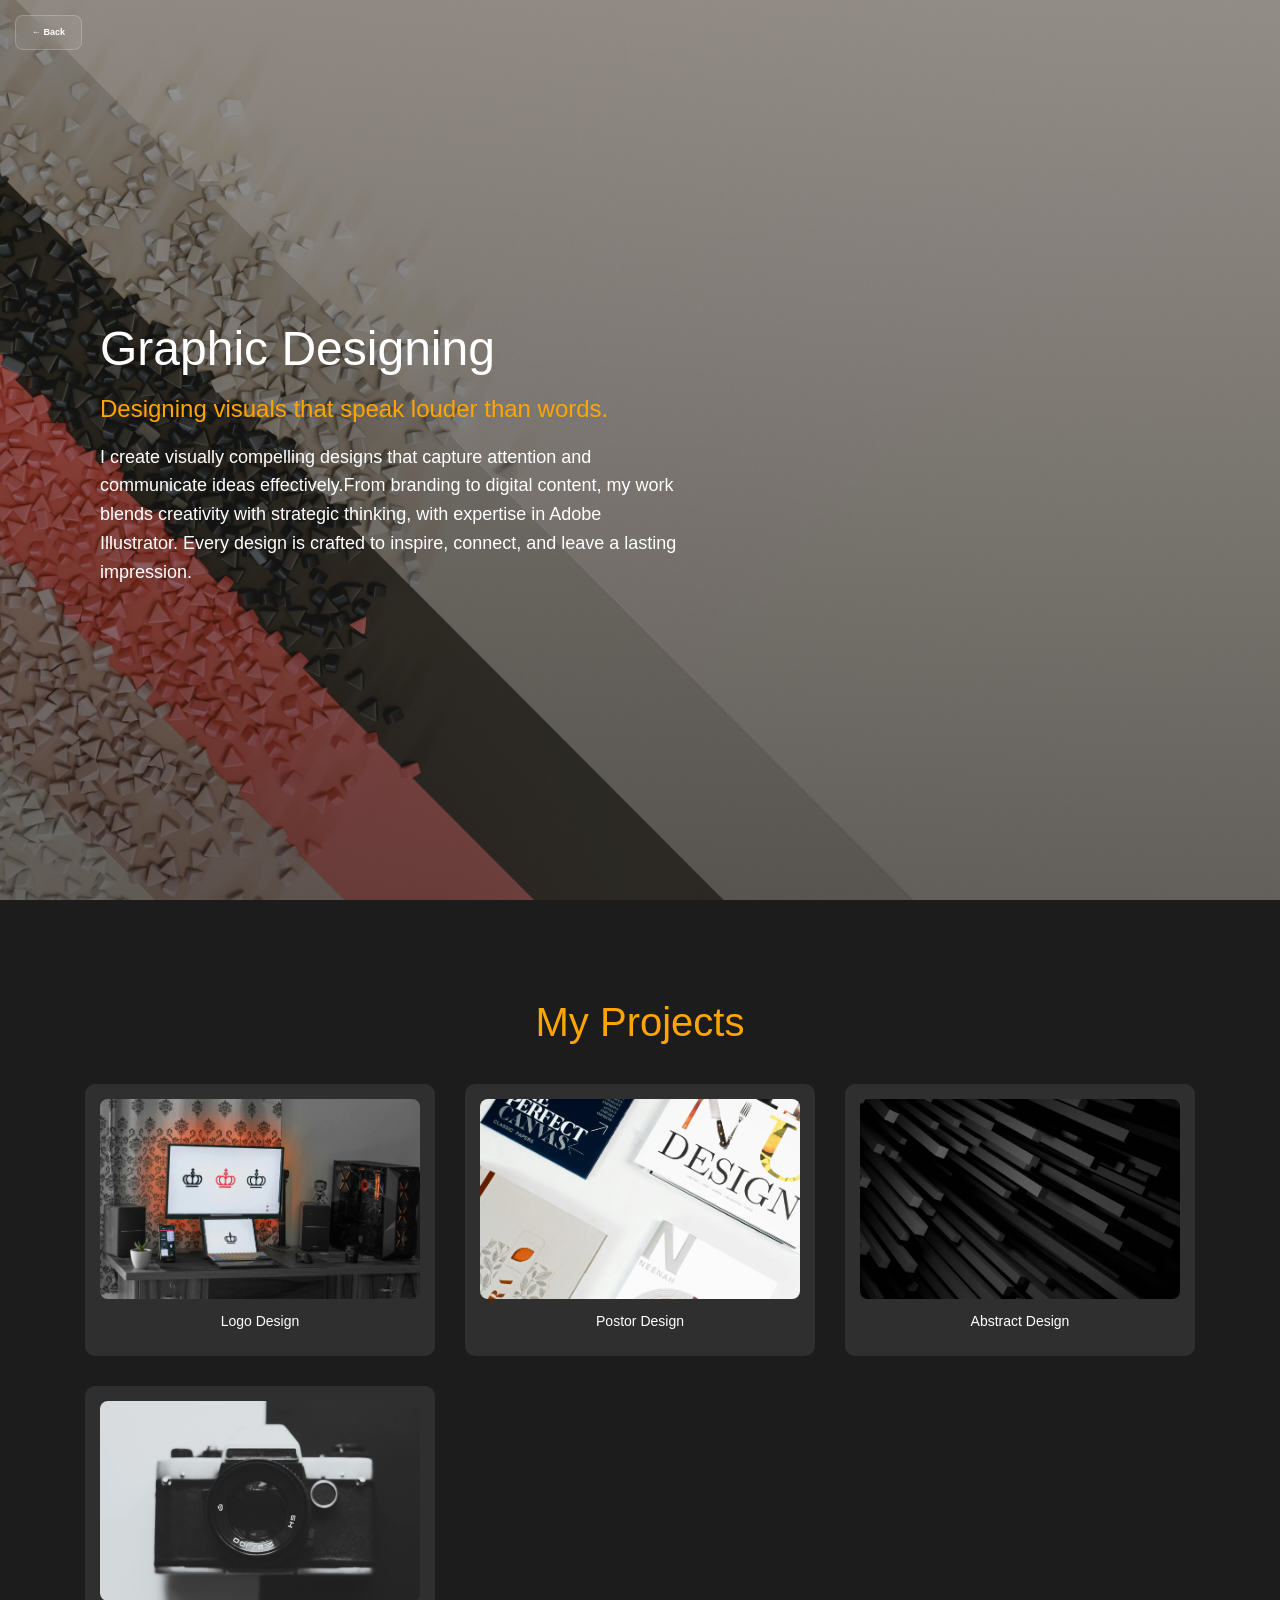
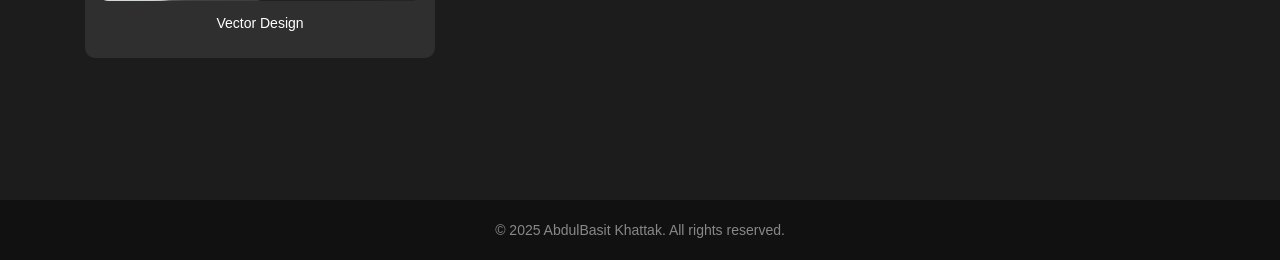
<file: graphic.html>
<!DOCTYPE html>
<html lang="en">
<head>
  <meta charset="UTF-8">
  <meta name="viewport" content="width=device-width, initial-scale=1">
   <link rel="stylesheet" href="https://codepen.io/GreenSock/pen/xxmzBrw.css">
    <link rel="stylesheet" href="css/style.css">
    <link rel="preconnect" href="https://fonts.googleapis.com">
    <link rel="stylesheet" href="fontawesome-free-6.7.1-web/css/all.css">
    <link rel="stylesheet" href="css/animate.css">
    <link rel="stylesheet" href="css/animate.min.css">
    <link rel="stylesheet" href="css/bootstrap.min.css">
    <link rel="stylesheet" href="css/bootstrap.css">
  <link rel="stylesheet" href="css/style.css">
  <title>Graphic Designing</title>
  <style>
    * {
      margin: 0;
      padding: 0;
      box-sizing: border-box;
    }
    body {
      font-family: Arial, sans-serif;
      background-color: #0e0e15;
      color: #ffffff;
      overflow-x: hidden;
    }
    section {
      padding: 80px 60px;
      min-height: 100vh;
    }


    


    /* Robotics Intro Section */
    .robotics-intro {
      display: flex;
      justify-content: space-between;
      align-items: center;
      background: linear-gradient(rgba(20, 20, 20, 0.315), rgba(24, 24, 24, 0.568)), url("css/images/gra\ card.webp") no-repeat center/cover;
      position: relative;
      flex-direction: row;
    }
    .robotics-text {
      flex: 1;
      max-width: 50%;
      margin-left: 40px;
    }
    .robotics-text h1 {
      font-size: 48px;
      color:white;
      margin-bottom: 20px;
    }
    .robotics-text h3 {
      color: orange;
    } 
    .robotics-text p {
      font-size: 18px;
      line-height: 1.6;
      margin-top: 20px;
    }
    .view-certs-btn {
      margin-top: 30px;
      padding: 12px 20px;
      background-color: orange;
      border: none;
      color: #fff;
      font-size: 16px;
      cursor: pointer;
      border-radius: 6px;
    }

    .certificates-container {
      display: none;
      position: absolute;
      top: 60%;
      left: 0;
      width: 100%;
      background-color: rgba(10, 10, 10, 0.527);
      padding: 40px;
      z-index: 10;
    }
    .certificates-container img {
      width: 400px;
      margin-right: 20px;
      border-radius: 8px;
    }
    .certificates-row {
      display: flex;
      justify-content: center;
      align-items: center;
    }
    .close-btn {
      position: absolute;
      top: 10px;
      right: 30px;
      font-size: 50px;
      color: orange;
      cursor: pointer;
    }

    /* Projects Section */
    .projects-section {
      background-color: #1c1c1c;
    }
    .achievements-section {
      background: linear-gradient( rgba(24, 24, 24, 0.8) , rgba(20, 20, 20, 0.425)) ;
      background-color: #a19f9c;
    }

    .section-title {
      font-size: 40px;
      text-align: center;
      color: orange;
      margin-bottom: 40px;
    }

    .project-grid, .achievement-grid {
        display: grid;
        grid-template-columns: repeat(auto-fit, minmax(250px, 350px));
        gap: 30px;
        justify-content: center; /* centers the whole set including incomplete last row */
    }

    .card {
      
      background-color: #302f2f;
      padding: 15px;
      border-radius: 10px;
      text-align: center;
      color: #fff;
      transition: transform 0.3s;
       width: 100%;
      max-width: 350px;
    }
    .card img {
      width: 100%;
      height: 200px;
      object-fit: cover;
      border-radius: 8px;
    }
    .card p {
      margin-top: 12px;
      font-size: 14px;
      color: white;
    }

    .card:hover {
      transform: scale(1.03);
    }

    /* Footer */
    footer {
      background-color: #111;
      color: #888;
      text-align: center;
      padding: 20px;
      font-size: 14px;
    }

    @media (max-width: 768px) {
      .robotics-intro {
        flex-direction: column;
      }
      .robotics-text {
        max-width: 100%;
        text-align: center;
      }
      .certificates-row {
        flex-direction: column;
        gap: 20px;
      }
      .robotics-intro {
           height: 500px;
    }
    }

.back-btn {
  position: fixed;
  top: 15px;
  left: 15px;
  padding: 10px 16px;
  background: rgba(255, 255, 255, 0.08);
  color: #fff;
  font-weight: 600;
  text-decoration: none;
  border-radius: 8px;
  backdrop-filter: blur(8px);
  border: 1px solid rgba(255,255,255,0.2);
  transition: background 0.2s, transform 0.2s;
  z-index: 1000;
  font-size: 0.9rem;
}
.back-btn:hover {
  background: rgba(255, 255, 255, 0.15);
  transform: translateY(-1px);
  text-decoration: none;
}


  </style>
</head>
<body>

 
 

<a href="index.html#skills" class="back-btn" aria-label="Go back to main portfolio">
  &larr; Back
</a>

  <!-- Robotics Section -->
  <section class="robotics-intro">
    
    <div class="robotics-text">
      <h1>Graphic Designing</h1>
      <h3>Designing visuals that speak louder than words.</h3>
      <p>I create visually compelling designs that capture attention and communicate 
        ideas effectively.From branding to digital content, my work blends 
         creativity with strategic thinking, with expertise in Adobe Illustrator.
          Every design is crafted to inspire, connect, and leave a lasting impression.</p>
    </div>

    <!-- Certificate Display -->
   
  </section>

  <!-- Projects Section -->
  <section class="projects-section">
    <h2 class="section-title">My Projects</h2>
    <div class="project-grid">
      <div class="card">
        <img src="css/images/logo.webp" alt="">
        <p>Logo Design</p>
      </div>
      <div class="card">
        <img src="css/images/postor.webp" alt="">
        <p>Postor  Design</p>
      </div>
      <div class="card">
        <img src="css/images/abstract.webp" alt="">
        <p>Abstract Design</p>
      </div>
      <div class="card">
        <img src="css/images/vector.webp" alt="">
        <p>Vector Design</p>
      </div>
     
    </div>
  </section>

 

  <!-- Footer -->
  <footer>
    &copy; 2025 AbdulBasit Khattak. All rights reserved.
  </footer>

  <script>
    function toggleCertificates() {
      const certs = document.getElementById("certificatesBox");
      certs.style.display = certs.style.display === "flex" || certs.style.display === "block" ? "none" : "block";
    }
  </script>
  <script src="https://unpkg.com/aos@2.3.4/dist/aos.js"></script>
 <script type="text/javascript" src="js/jquery.js"></script>
 <script type="text/javascript" src="js/bootstrap.min.js"></script>
 <script src="js/wow.min.js"></script>
                  <script>
                  new WOW().init();
                  </script>
                  <script>
                   AOS.init();
                   </script>

</body>
</html>
</file>
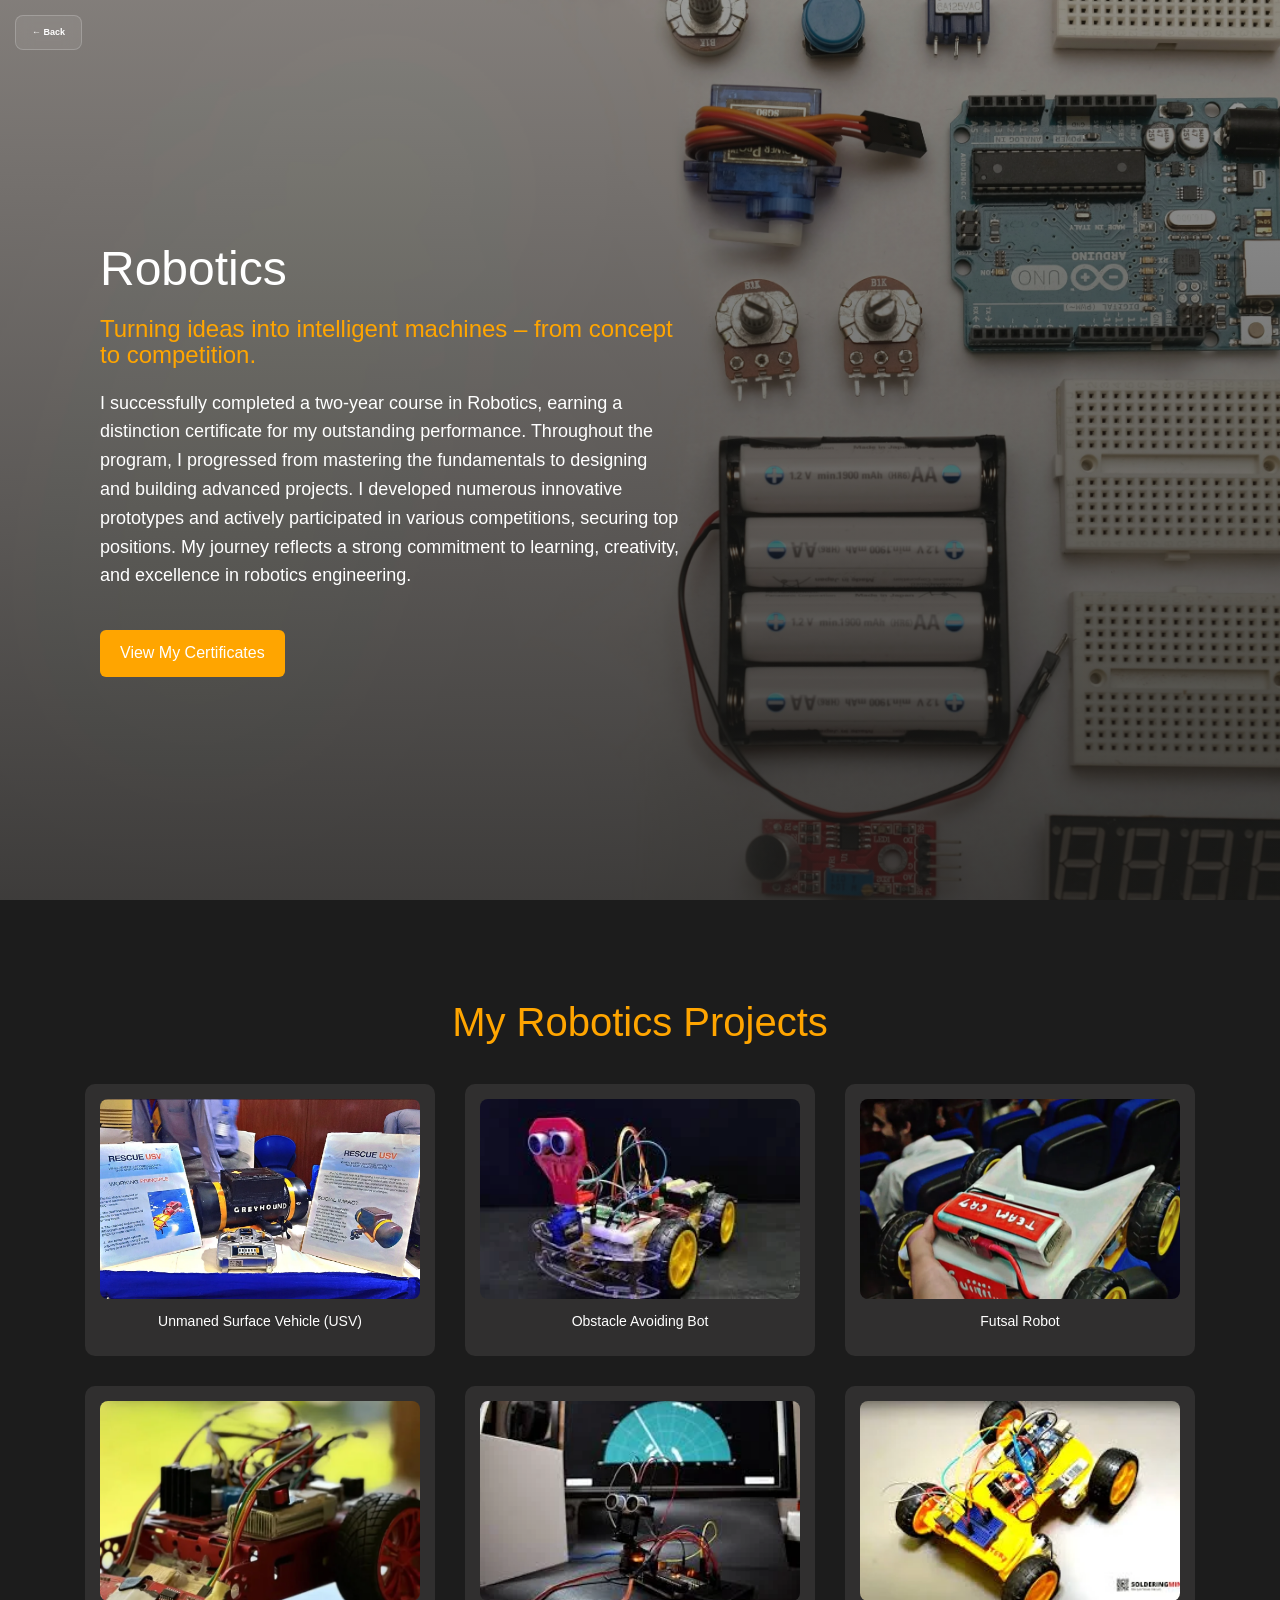
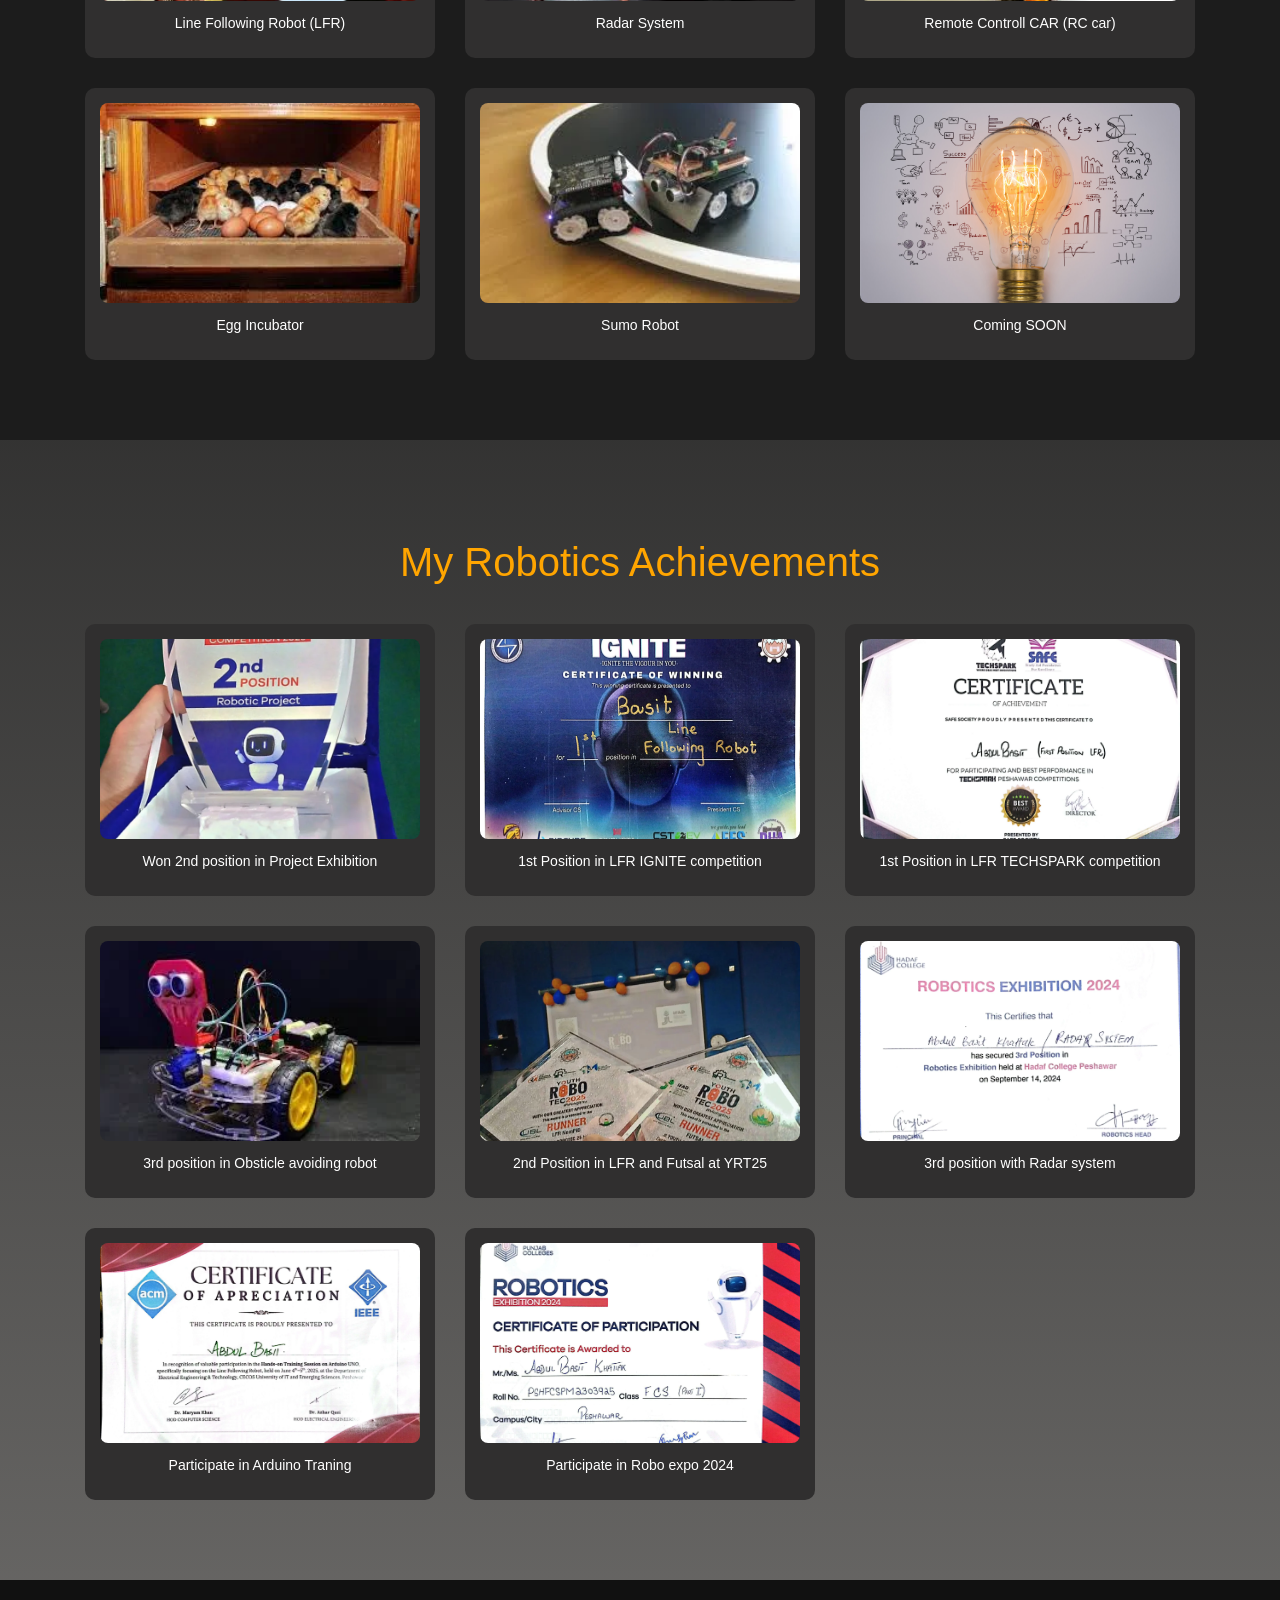
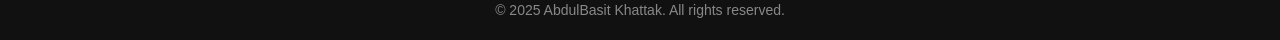
<file: Robotics.html>
<!DOCTYPE html>
<html lang="en">
<head>
  <meta charset="UTF-8">
  <meta name="viewport" content="width=device-width, initial-scale=1">
   <link rel="stylesheet" href="https://codepen.io/GreenSock/pen/xxmzBrw.css">
    <link rel="stylesheet" href="css/style.css">
    <link rel="preconnect" href="https://fonts.googleapis.com">
    <link rel="stylesheet" href="fontawesome-free-6.7.1-web/css/all.css">
    <link rel="stylesheet" href="css/animate.css">
    <link rel="stylesheet" href="css/animate.min.css">
    <link rel="stylesheet" href="css/bootstrap.min.css">
    <link rel="stylesheet" href="css/bootstrap.css">
  <link rel="stylesheet" href="css/style.css">
  <title>Robotics</title>
  <style>
    * {
      margin: 0;
      padding: 0;
      box-sizing: border-box;
    }
    body {
      font-family: Arial, sans-serif;
      background-color: #0e0e15;
      color: #ffffff;
      overflow-x: hidden;
    }
    section {
      padding: 80px 60px;
      min-height: 100vh;
    }


    


    /* Robotics Intro Section */
    .robotics-intro {
      display: flex;
      justify-content: space-between;
      align-items: center;
      background: linear-gradient(rgba(20, 20, 20, 0.425), rgba(24, 24, 24, 0.8)), url("css/images/robo_intro.webp") no-repeat center/cover;
      position: relative;
      flex-direction: row;
    }
    .robotics-text {
      flex: 1;
      max-width: 50%;
      margin-left: 40px;
    }
    .robotics-text h1 {
      font-size: 48px;
      color:white;
      margin-bottom: 20px;
    }
    .robotics-text h3 {
      color: orange;
    } 
    .robotics-text p {
      font-size: 18px;
      line-height: 1.6;
      margin-top: 20px;
    }
    .view-certs-btn {
      margin-top: 30px;
      padding: 12px 20px;
      background-color: orange;
      border: none;
      color: #fff;
      font-size: 16px;
      cursor: pointer;
      border-radius: 6px;
    }

    .certificates-container {
      display: none;
      position: absolute;
      top: 60%;
      left: 0;
      width: 100%;
      background-color: rgba(10, 10, 10, 0.527);
      padding: 40px;
      z-index: 10;
    }
    .certificates-container img {
      width: 400px;
      margin-right: 20px;
      border-radius: 8px;
    }
    .certificates-row {
      display: flex;
      justify-content: center;
      align-items: center;
    }
    .close-btn {
      position: absolute;
      top: 10px;
      right: 30px;
      font-size: 50px;
      color: orange;
      cursor: pointer;
    }

    /* Projects Section */
    .projects-section {
      background-color: #1c1c1c;
    }
    .achievements-section {
      background: linear-gradient( rgba(24, 24, 24, 0.8) , rgba(20, 20, 20, 0.425)) ;
      background-color: #a19f9c;
    }

    .section-title {
      font-size: 40px;
      text-align: center;
      color: orange;
      margin-bottom: 40px;
    }

    .project-grid, .achievement-grid {
        display: grid;
        grid-template-columns: repeat(auto-fit, minmax(250px, 350px));
        gap: 30px;
        justify-content: center; /* centers the whole set including incomplete last row */
    }

    .card {
      
      background-color: #302f2f;
      padding: 15px;
      border-radius: 10px;
      text-align: center;
      color: #fff;
      transition: transform 0.3s;
       width: 100%;
      max-width: 350px;
    }
    .card img {
      width: 100%;
      height: 200px;
      object-fit: cover;
      border-radius: 8px;
    }
    .card p {
      margin-top: 12px;
      font-size: 14px;
      color: white;
    }

    .card:hover {
      transform: scale(1.03);
    }

    /* Footer */
    footer {
      background-color: #111;
      color: #888;
      text-align: center;
      padding: 20px;
      font-size: 14px;
    }

    @media (max-width: 768px) {
      .robotics-intro {
        flex-direction: column;
      }
      .robotics-text {
        max-width: 100%;
        text-align: center;
      }
      .certificates-row {
        flex-direction: column;
        gap: 20px;
      }
      .robotics-intro {
           height: 500px;
    }
    }

.back-btn {
  position: fixed;
  top: 15px;
  left: 15px;
  padding: 10px 16px;
  background: rgba(255, 255, 255, 0.08);
  color: #fff;
  font-weight: 600;
  text-decoration: none;
  border-radius: 8px;
  backdrop-filter: blur(8px);
  border: 1px solid rgba(255,255,255,0.2);
  transition: background 0.2s, transform 0.2s;
  z-index: 1000;
  font-size: 0.9rem;
}
.back-btn:hover {
  background: rgba(255, 255, 255, 0.15);
  transform: translateY(-1px);
  text-decoration: none;
}


  </style>
</head>
<body>

 
 

<a href="index.html#skills" class="back-btn" aria-label="Go back to main portfolio">
  &larr; Back
</a>

  <!-- Robotics Section -->
  <section class="robotics-intro">
    
    <div class="robotics-text">
      <h1>Robotics</h1>
      <h3>Turning ideas into intelligent machines – from concept to competition.</h3>
      <p>I successfully completed a two-year course in Robotics, earning a distinction 
        certificate for my outstanding performance. 
        Throughout the program, I progressed from mastering the fundamentals to 
        designing and building advanced projects. I developed numerous innovative 
        prototypes and actively participated in various competitions, securing top
         positions. My journey reflects a strong commitment to learning, creativity,
          and excellence in robotics engineering.</p>
      <button class="view-certs-btn" onclick="toggleCertificates()">View My Certificates</button>
    </div>

    <!-- Certificate Display -->
    <div class="certificates-container" id="certificatesBox">
      <span class="close-btn" onclick="toggleCertificates()">&times;</span>
      <div class="certificates-row">
        <img src="css/images/Main_cer.webp" alt="Certificate 1">
        <img src="css/images/Main_cer.webp" alt="Certificate 2">
      </div>
    </div>
  </section>

  <!-- Projects Section -->
  <section class="projects-section">
    <h2 class="section-title">My Robotics Projects</h2>
    <div class="project-grid">
      <div class="card">
        <img src="css/images/USV.webp" alt="">
        <p>Unmaned Surface Vehicle (USV)</p>
      </div>
      <div class="card">
        <img src="css/images/obsitcle.webp" alt="">
        <p>Obstacle Avoiding Bot</p>
      </div>
      <div class="card">
        <img src="css/images/futsal.webp" alt="">
        <p>Futsal Robot</p>
      </div>
      <div class="card">
        <img src="css/images/LFR.webp" alt="">
        <p>Line Following Robot (LFR)</p>
      </div>
      <div class="card">
        <img src="css/images/Radar.webp" alt="">
        <p>Radar System</p>
      </div>
      <div class="card">
        <img src="css/images/rc car.webp" alt="">
        <p>Remote Controll CAR (RC car)</p>
      </div>
      <div class="card">
        <img src="css/images/incubator.webp" alt="">
        <p>Egg Incubator</p>
      </div>
      <div class="card">
        <img src="css/images/sumo.webp" alt="">
        <p>Sumo Robot</p>
      </div>
      <div class="card">
        <img src="css/images/light-bulb-with-drawing-graph (1).jpg" alt="">
        <p>Coming SOON</p>
      </div>
    </div>
  </section>

  <!-- Achievements Section -->
  <section class="achievements-section">
    <h2 class="section-title">My Robotics Achievements</h2>
    <div class="achievement-grid">
      <div class="card">
        <img src="css/images/shield.webp" alt="">
        <p>Won 2nd position in Project Exhibition</p>
      </div>
      <div class="card">
        <img src="css/images/1 lfr.webp" alt="">
        <p>1st Position in LFR IGNITE competition</p>
      </div>
      <div class="card">
        <img src="css/images/1 ignite.webp" alt="">
        <p>1st Position in LFR TECHSPARK competition</p>
      </div>
      <div class="card">
        <img src="css/images/obsitcle.webp" alt="">
        <p>3rd position in Obsticle avoiding robot</p>
      </div>
      <div class="card">
        <img src="css/images/2.webp" alt="">
        <p>2nd Position in LFR and Futsal at YRT25</p>
      </div>
      <div class="card">
        <img src="css/images/3 radar.webp" alt="">
        <p>3rd position with Radar system</p>
      </div>
      <div class="card">
        <img src="css/images/part 2.webp" alt="">
        <p>Participate in Arduino Traning</p>
      </div>
      <div class="card">
        <img src="css/images/part 1.webp" alt="">
        <p>Participate in Robo expo 2024</p>
      </div>
    </div>
  </section>

  <!-- Footer -->
  <footer>
    &copy; 2025 AbdulBasit Khattak. All rights reserved.
  </footer>

  <script>
    function toggleCertificates() {
      const certs = document.getElementById("certificatesBox");
      certs.style.display = certs.style.display === "flex" || certs.style.display === "block" ? "none" : "block";
    }
  </script>
  <script src="https://unpkg.com/aos@2.3.4/dist/aos.js"></script>
 <script type="text/javascript" src="js/jquery.js"></script>
 <script type="text/javascript" src="js/bootstrap.min.js"></script>
 <script src="js/wow.min.js"></script>
                  <script>
                  new WOW().init();
                  </script>
                  <script>
                   AOS.init();
                   </script>

</body>
</html>
</file>
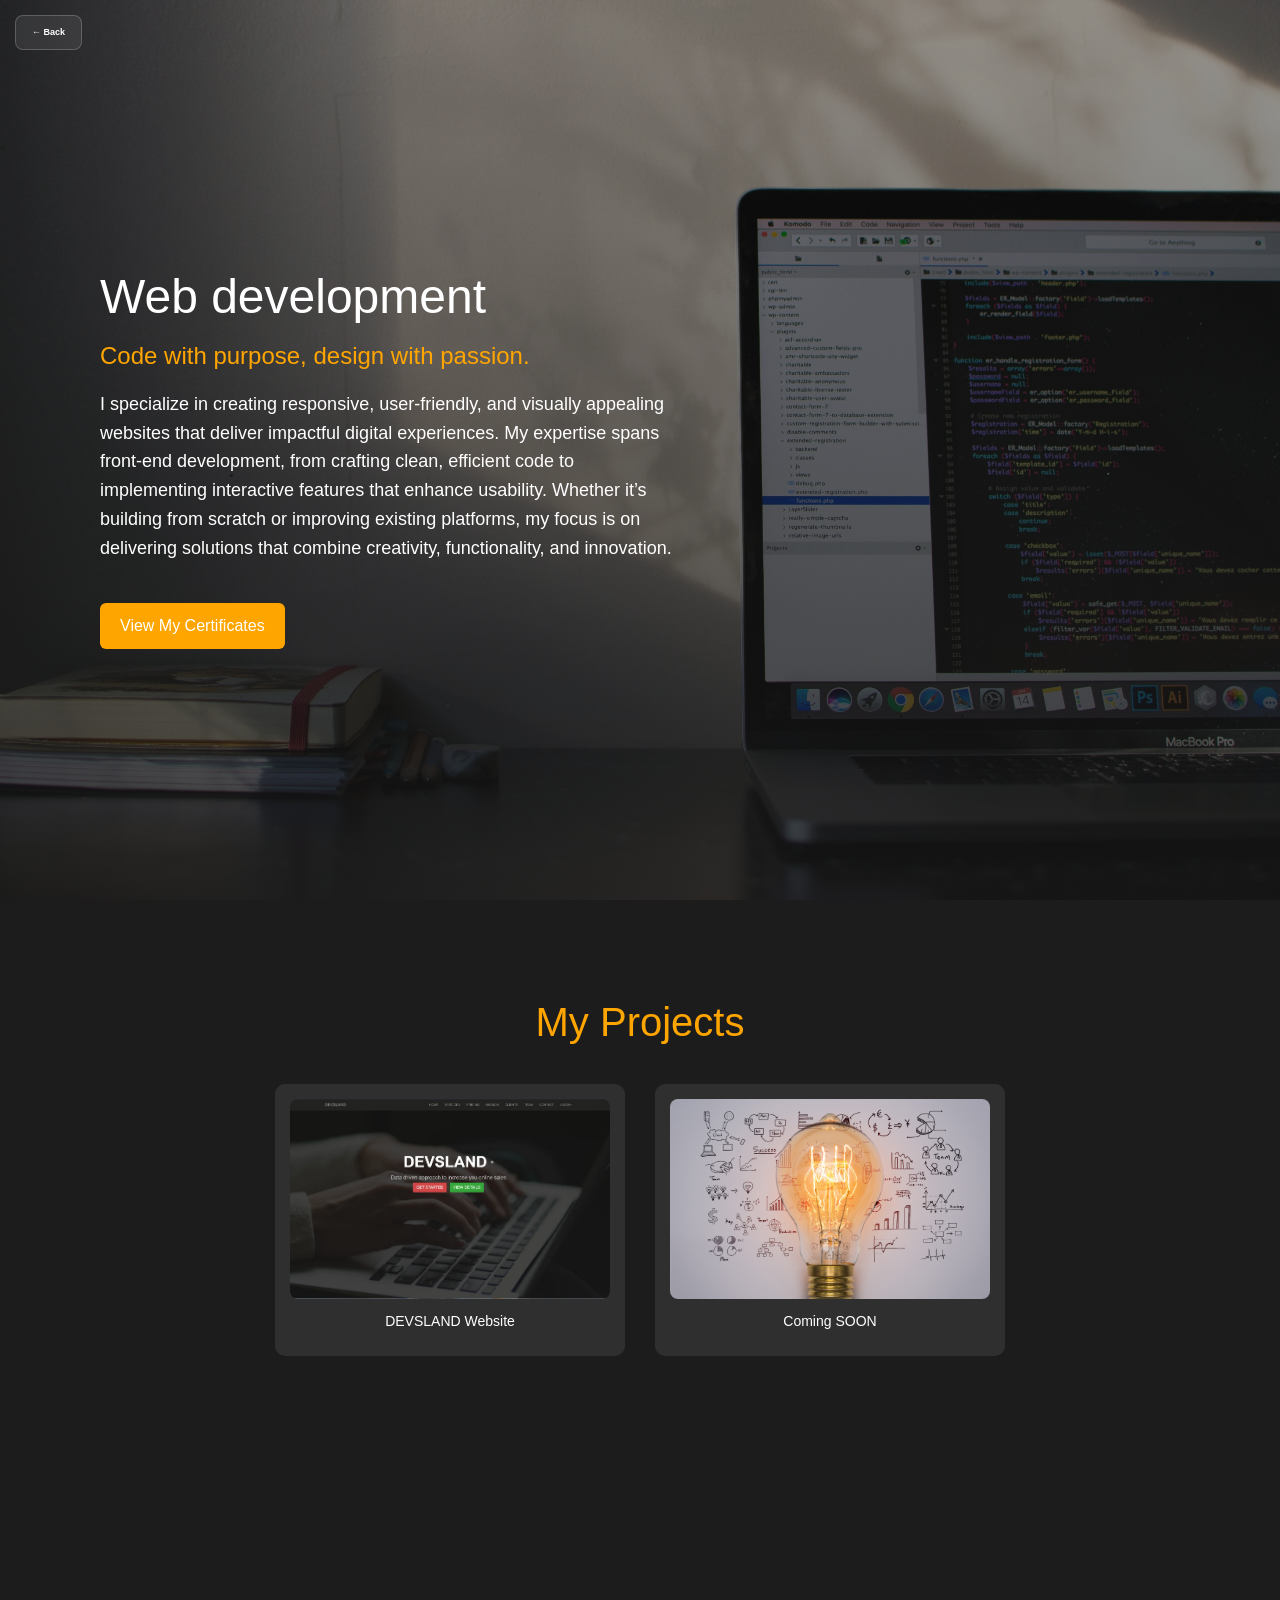
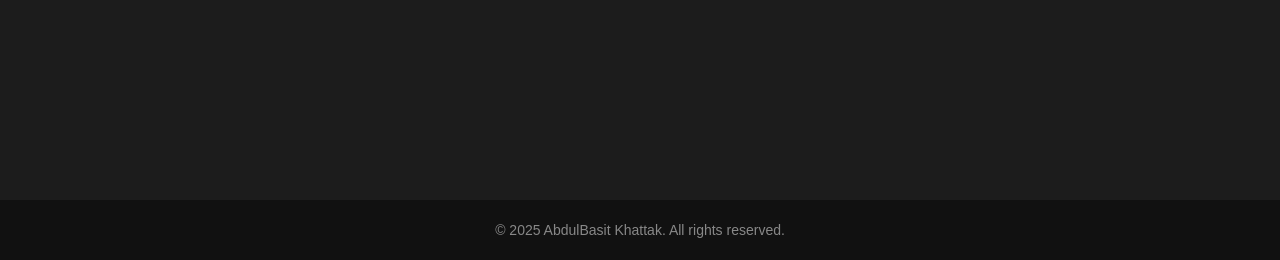
<file: Webdev.html>
<!DOCTYPE html>
<html lang="en">
<head>
  <meta charset="UTF-8">
  <meta name="viewport" content="width=device-width, initial-scale=1">
   <link rel="stylesheet" href="https://codepen.io/GreenSock/pen/xxmzBrw.css">
    <link rel="stylesheet" href="css/style.css">
    <link rel="preconnect" href="https://fonts.googleapis.com">
    <link rel="stylesheet" href="fontawesome-free-6.7.1-web/css/all.css">
    <link rel="stylesheet" href="css/animate.css">
    <link rel="stylesheet" href="css/animate.min.css">
    <link rel="stylesheet" href="css/bootstrap.min.css">
    <link rel="stylesheet" href="css/bootstrap.css">
  <link rel="stylesheet" href="css/style.css">
  <title>Web developer</title>
  <style>
    * {
      margin: 0;
      padding: 0;
      box-sizing: border-box;
    }
    body {
      font-family: Arial, sans-serif;
      background-color: #0e0e15;
      color: #ffffff;
      overflow-x: hidden;
    }
    section {
      padding: 80px 60px;
      min-height: 100vh;
    }


    


    /* Robotics Intro Section */
    .robotics-intro {
      display: flex;
      justify-content: space-between;
      align-items: center;
      background: linear-gradient(rgba(20, 20, 20, 0.425), rgba(24, 24, 24, 0.8)), url("css/images/web_card.webp") no-repeat center/cover;
      position: relative;
      flex-direction: row;
    }
    .robotics-text {
      flex: 1;
      max-width: 50%;
      margin-left: 40px;
    }
    .robotics-text h1 {
      font-size: 48px;
      color:white;
      margin-bottom: 20px;
    }
    .robotics-text h3 {
      color: orange;
    } 
    .robotics-text p {
      font-size: 18px;
      line-height: 1.6;
      margin-top: 20px;
    }
    .view-certs-btn {
      margin-top: 30px;
      padding: 12px 20px;
      background-color: orange;
      border: none;
      color: #fff;
      font-size: 16px;
      cursor: pointer;
      border-radius: 6px;
    }

    .certificates-container {
      display: none;
      position: absolute;
      top: 60%;
      left: 0;
      width: 100%;
      background-color: rgba(10, 10, 10, 0.527);
      padding: 40px;
      z-index: 10;
    }
    .certificates-container img {
      width: 400px;
      margin-right: 20px;
      border-radius: 8px;
    }
    .certificates-row {
      display: flex;
      justify-content: center;
      align-items: center;
    }
    .close-btn {
      position: absolute;
      top: 10px;
      right: 30px;
      font-size: 50px;
      color: orange;
      cursor: pointer;
    }

    /* Projects Section */
    .projects-section {
      background-color: #1c1c1c;
    }
    .achievements-section {
      background: linear-gradient( rgba(24, 24, 24, 0.8) , rgba(20, 20, 20, 0.425)) ;
      background-color: #a19f9c;
    }

    .section-title {
      font-size: 40px;
      text-align: center;
      color: orange;
      margin-bottom: 40px;
    }

    .project-grid, .achievement-grid {
        display: grid;
        grid-template-columns: repeat(auto-fit, minmax(250px, 350px));
        gap: 30px;
        justify-content: center; /* centers the whole set including incomplete last row */
    }

    .card {
      
      background-color: #302f2f;
      padding: 15px;
      border-radius: 10px;
      text-align: center;
      color: #fff;
      transition: transform 0.3s;
       width: 100%;
      max-width: 350px;
    }
    .card img {
      width: 100%;
      height: 200px;
      object-fit: cover;
      border-radius: 8px;
    }
    .card p {
      margin-top: 12px;
      font-size: 14px;
      color: white;
    }

    .card:hover {
      transform: scale(1.03);
    }

    /* Footer */
    footer {
      background-color: #111;
      color: #888;
      text-align: center;
      padding: 20px;
      font-size: 14px;
    }

    @media (max-width: 768px) {
      .robotics-intro {
        flex-direction: column;
      }
      .robotics-text {
        max-width: 100%;
        text-align: center;
      }
      .certificates-row {
        flex-direction: column;
        gap: 20px;
      }
      .robotics-intro {
           height: 500px;
    }
    }

.back-btn {
  position: fixed;
  top: 15px;
  left: 15px;
  padding: 10px 16px;
  background: rgba(255, 255, 255, 0.08);
  color: #fff;
  font-weight: 600;
  text-decoration: none;
  border-radius: 8px;
  backdrop-filter: blur(8px);
  border: 1px solid rgba(255,255,255,0.2);
  transition: background 0.2s, transform 0.2s;
  z-index: 1000;
  font-size: 0.9rem;
}
.back-btn:hover {
  background: rgba(255, 255, 255, 0.15);
  transform: translateY(-1px);
  text-decoration: none;
}


  </style>
</head>
<body>

 
 

<a href="index.html#skills" class="back-btn" aria-label="Go back to main portfolio">
  &larr; Back
</a>

  <!-- Robotics Section -->
  <section class="robotics-intro">
    
    <div class="robotics-text">
      <h1>Web development</h1>
      <h3>Code with purpose, design with passion.</h3>
      <p>I specialize in creating responsive, user-friendly, and visually
         appealing websites that deliver impactful digital experiences. My 
         expertise spans front-end development, from crafting clean,
          efficient code to implementing interactive features that enhance 
          usability. Whether it’s building from scratch or improving existing 
          platforms, my focus is on delivering solutions that combine creativity, 
          functionality, and innovation.</p>
      <button class="view-certs-btn" onclick="toggleCertificates()">View My Certificates</button>
    </div>

    <!-- Certificate Display -->
    <div class="certificates-container" id="certificatesBox">
      <span class="close-btn" onclick="toggleCertificates()">&times;</span>
      <div class="certificates-row">
        <img src="css/images/Html Certificate.webp" alt="Certificate 1">
        <img src="css/images/CSS Certificate.png" alt="Certificate 2">
      </div>
    </div>
  </section>

  <!-- Projects Section -->
  <section class="projects-section">
    <h2 class="section-title">My Projects</h2>
    <div class="project-grid">
      <a href="https://abdulbasit-khattak.github.io/Devsland/"><div class="card">
        <img src="css/images/Capture.webp" alt="">
        <p>DEVSLAND Website</p>
      </div></a>
  
      <div class="card">
        <img src="css/images/light-bulb-with-drawing-graph (1).jpg" alt="">
        <p>Coming SOON</p>
      </div>
    </div>
  </section>

  

  <!-- Footer -->
  <footer>
    &copy; 2025 AbdulBasit Khattak. All rights reserved.
  </footer>

  <script>
    function toggleCertificates() {
      const certs = document.getElementById("certificatesBox");
      certs.style.display = certs.style.display === "flex" || certs.style.display === "block" ? "none" : "block";
    }
  </script>
  <script src="https://unpkg.com/aos@2.3.4/dist/aos.js"></script>
 <script type="text/javascript" src="js/jquery.js"></script>
 <script type="text/javascript" src="js/bootstrap.min.js"></script>
 <script src="js/wow.min.js"></script>
                  <script>
                  new WOW().init();
                  </script>
                  <script>
                   AOS.init();
                   </script>

</body>
</html>
</file>
<file: css/style.css>
* {
    margin: 0;
    padding: 0;
    box-sizing: border-box;
    font-family:Arial, Helvetica, sans-serif;
  }
  html {
  scroll-behavior: smooth;
  
}

  /*  home  */


  /*START PRELOADER DESIGN*/
.preloader {
  position: fixed;
  left: 0;
  width: 0;
  height: 100%;
  width: 100%;
  text-align: center;
  z-index: 9999999;
  background-color: transparent;
  -webkit-transition: 0.9s;
  transition: 0.9s;
}

.preloader .loader {
  -webkit-transition: 0.5s;
  transition: 0.5s;
  position: absolute;
  width: 90px;
  height: 90px;
  border-radius: 50%;
  display: inline-block;
  left: 0;
  right: 0;
  margin: 0 auto;
  top: 45%;
  -webkit-transform: translateY(-45%);
  transform: translateY(-45%);
}

.preloader .loader .loader-outter {
  position: absolute;
  border: 4px solid rgb(0, 0, 0);
  border-left-color: transparent;
  border-bottom: 0;
  width: 100%;
  height: 100%;
  border-radius: 50%;
  -webkit-animation: loader-outter 1s cubic-bezier(0.42, 0.61, 0.58, 0.41)
    infinite;
  animation: loader-outter 1s cubic-bezier(0.42, 0.61, 0.58, 0.41) infinite;
}

.preloader .loader .loader-inner {
  position: absolute;
  border: 4px solid rgb(49, 49, 43);
  border-radius: 50%;
  width: 60px;
  height: 60px;
  left: calc(50% - 30px);
  top: calc(50% - 30px);
  border-right: 0;
  border-top-color: transparent;
  -webkit-animation: loader-inner 1s cubic-bezier(0.42, 0.61, 0.58, 0.41)
    infinite;
  animation: loader-inner 1s cubic-bezier(0.42, 0.61, 0.58, 0.41) infinite;
}

.preloader .loader span {
  display: inline-block;
  position: absolute;
  left: 0;
  right: 0;
  margin: 0 auto;
  top: 50%;
  -webkit-transform: translateY(-50%);
  transform: translateY(-50%);
  color: rgb(36, 36, 29);
  font-size: 25px;
  font-weight: 700;
}

.preloader::before,
.preloader::after {
  content: "";
  position: absolute;
  left: 0;
  top: 0;
  width: 60%;
  height: 100%;
  z-index: -1;
  background: #fff;
  -webkit-transition: 0.9s;
  transition: 0.9s;
}

.preloader::after {
  left: auto;
  right: 0;
}

.preloader.preloader-deactivate {
  visibility: hidden;
}

.preloader.preloader-deactivate::after,
.preloader.preloader-deactivate::before {
  width: 0;
}

.preloader.preloader-deactivate .loader {
  opacity: 0;
  visibility: hidden;
}

@-webkit-keyframes loader-outter {
  0% {
    -webkit-transform: rotate(0deg);
    transform: rotate(0deg);
  }
  100% {
    -webkit-transform: rotate(360deg);
    transform: rotate(360deg);
  }
}

@keyframes loader-outter {
  0% {
    -webkit-transform: rotate(0deg);
    transform: rotate(0deg);
  }
  100% {
    -webkit-transform: rotate(360deg);
    transform: rotate(360deg);
  }
}

@-webkit-keyframes loader-inner {
  0% {
    -webkit-transform: rotate(0deg);
    transform: rotate(0deg);
  }
  100% {
    -webkit-transform: rotate(-360deg);
    transform: rotate(-360deg);
  }
}

@keyframes loader-inner {
  0% {
    -webkit-transform: rotate(0deg);
    transform: rotate(0deg);
  }
  100% {
    -webkit-transform: rotate(-360deg);
    transform: rotate(-360deg);
  }
}
/* END PRELOADER DESIGN*/


  
  .wrapper,
  .content {
    position: relative;
    width: 100%;
    z-index: 1;
  }
  
  .content {
    overflow-x: hidden;
  }
  
  .content .section {
    width: 100%;
    height: 100vh;
  }
  

.slideshow-container {
  position: relative;
  width: 100%;
  height: 100vh;
  overflow: hidden;
}

.slide {
  position: absolute;
  top: 0;
  left: 0;
  width: 100%;
  height: 100%;
  background-position: center;
  background-size: cover;
  opacity: 0;
  animation: fadeAnimation 21s infinite;
}

/* Fade in → stay visible → fade out */
@keyframes fadeAnimation {
  0% { opacity: 0; }
  5% { opacity: 1; }
  20% { opacity: 1; }
  25% { opacity: 0; }
  100% { opacity: 0; }
}

/* Delay each image so they appear one after the other */
.slide:nth-child(1) { animation-delay: 0s; }
.slide:nth-child(2) { animation-delay: 3s; }
.slide:nth-child(3) { animation-delay: 6s; }
.slide:nth-child(4) { animation-delay: 9s; }
.slide:nth-child(5) { animation-delay: 12s; }
.slide:nth-child(6) { animation-delay: 15s; }
.slide:nth-child(7) { animation-delay: 18s; }
.slide:nth-child(8) { animation-delay: 21s; }



@media (max-width: 768px) {
  .content .section.hero {
    min-height: 70vh;
    background-position: center top;
  }
}

  
 .image-container {
  width: 100%;
  height: 100vh;
  position: absolute;
  top: 0;
  left: 0;
  z-index: 2;
  perspective: 500px;
  overflow: hidden;
  box-sizing: border-box;
  display: flex;
  align-items: center;
  justify-content: center;
}

  
  .image-container img {
    width: 100%;
    height: 100%;
    object-fit: cover;
    object-position: center center;
  }
  .navbar {
    background-color: rgba(255, 255, 255, 0.05) !important;
    text-transform: uppercase;
    font-weight: 300;
    margin-bottom: -2px;
    
}
.nav-pic {
  height: 25px;
  width: 25px;
  border-radius: 50%;
  margin-top: 12px;
  margin-left: 50px;
}

.navbar a:hover{
    border-bottom: 2px solid #fff;
}
@media(max-width:768px){
    .navbar a:hover{
        border-bottom:none;
    }
   
}


.hero-text {
  position: absolute;
  top: 50%;
  left: 8%;
  transform: translateY(-50%);
  z-index: 3;
  color: white;
  max-width: 600px;
  text-align: left; /* text stays left */
  padding: 20px;
}

.profile-pic {
  width: 100px;
  height: 100px;
  border-radius: 50%;
  object-fit: cover;
  box-shadow: 0 6px 13px rgba(0, 0, 0, 0.3);
  display: block;
  margin: 0 auto 80px 40px; /* this centers the image inside the hero-text */
  
}
.hero-name{
  font-family:'Trebuchet MS', 'Lucida Sans Unicode', 'Lucida Grande', 'Lucida Sans', Arial, sans-serif ;
  font-size: 3.5rem;
  font-weight: bold;
  margin-bottom: 15px;
  margin-left: auto;
  margin-right: auto;
  color: rgb(255, 190, 26);

}

.hero-text h1 {
  font-size: 3rem;
  font-weight: bold;
  margin-bottom: 15px;
}

.hero-text p {
  font-size: 1.3rem;
  line-height: 1.6;
}

/* Responsive Fix */
@media (max-width: 768px) {
  .hero-text {
    left: 5%;
    max-width: 90%;
    padding: 10px;
  }

  .profile-pic {
    width: 60px;
    height: 60px;
    margin-bottom: 40px;
    margin-left: 40px;
  }

  .hero-text h1 {
    font-size: 2.3rem;
  }

  .hero-text p,
  .loop-text {
    font-size: 1.2rem;
  }
}


/* ------------------------ Skills SECTION ------------------------------*/

.skills-section {
  position: relative;
  background-color: #23282F;
  padding: 80px 20px;
  color: white;
  text-align: center;
   min-height: 100vh; /* Full screen height */
    z-index: 1;
   overflow: hidden;
  display: flex;
  flex-direction: column;
  justify-content: center; /* Vertically center content */
}

.skills-overlay {
  background: linear-gradient(rgba(20, 20, 20, 0.8), rgba(24, 24, 24, 0.8)), url("images/skills.jpg") no-repeat center center/cover;
  padding: 50px 40px;
  border-radius: 15px;
   position: relative;
  z-index: 2;
  text-align: center;
  width: 100%;
  
}

.skills-title {
  font-size: 6rem;
  margin-bottom: 40px;
  font-weight: 700;
  color: #fff;
}

.skills-container {
  display: flex;
  flex-wrap: wrap;
  justify-content: center;
  gap: 30px;
}
.skill-card p {
  text-decoration: none;
  color: white;
}
.skill-card {

  text-decoration: none;
  background-color: rgba(255, 255, 255, 0.05);
  border: 1px solid rgba(255, 255, 255, 0.15);
  border-radius: 15px;
  padding: 30px;
  width: 300px;
  transition: transform 0.3s ease, box-shadow 0.3s ease;
  backdrop-filter: blur(6px);
  height: 300px;
}

.skill-card:hover {
  transform: translateY(-10px);
  box-shadow: 0 8px 20px rgba(255, 255, 255, 0.2);
  text-decoration: none;
}

.skill-icon {
  font-size: 40px;
  color: rgb(255, 255, 255); /* Yellow tone */
  margin-bottom: 20px;
}
.skills-section h2 {
  text-decoration: none;
  color: orange;
}
.web-dev {
  
  background: linear-gradient(rgba(20, 20, 20, 0.8), rgba(24, 24, 24, 0.8)), url("images/web.webp") no-repeat center center/cover;
  
}
.robotics {
  background: linear-gradient(rgba(20, 20, 20, 0.8), rgba(24, 24, 24, 0.8)), url("images/robo.jpg") no-repeat center center/cover;
}
.graphic-design {
  background: linear-gradient(rgba(20, 20, 20, 0.8), rgba(24, 24, 24, 0.8)), url("images/design.jpg") no-repeat center center/cover;
}



/* ------------------------ Skills SECTION ENd------------------------------*/



/* ------------------------ EDUCATION SECTION ------------------------------*/


.timeline-section {
  background: #23282F;
  color: #fff;
  padding: 80px 20px;
  position: relative;
  font-family: 'Poppins', sans-serif;
}
.timeline-section h3{
  color: orange;
  stroke: none;
}
.section-title {
  text-align: center;
  font-size: 6rem;
  margin-bottom: 60px;
  color: white;
}

.timeline {
  position: relative;
  max-width: 1000px;
  margin: auto;
  padding: 0 20px;
}

.timeline::after {
  content: '';
  position: absolute;
  width: 2px;
  background-color: #39404b;
  top: 0;
  bottom: 0;
  left: 50%;
  margin-left: -2px;
}

.timeline-item {
  padding: 20px 40px;
  position: relative;
  width: 50%;
  box-sizing: border-box;
}

.timeline-item .dot {
  position: absolute;
  top: 30px;
  width: 20px;
  height: 20px;
  background-color: orange;
  border-radius: 50%;
  text-align: center;
  line-height: 20px;
  font-size: 12px;
  font-weight: bold;
 
  z-index: 1;
}

.timeline-item .content {
  padding: 20px;
  background-color: #333942;
  border-radius: 6px;
  box-shadow: 0 0 10px #5d636d;
  animation: fadeIn 1s ease forwards;
  opacity: 0;
  transform: translateY(50px);
}

.timeline-item.left {
  left: 0;
}

.timeline-item.right {
  left: 50%;
}

.timeline-item.left .dot {
  right: -10px;
}

.timeline-item.right .dot {
  left: -10px;
}

.timeline-item.left .content {
  margin-right: 50px;
  text-align: right;
}

.timeline-item.right .content {
  margin-left: 50px;
  text-align: left;
}

@keyframes fadeIn {
  to {
    opacity: 1;
    transform: translateY(0);
  }
}

@media screen and (max-width: 768px) {
  .timeline::after {
    left: 20px;
  }

  .timeline-item {
    width: 100%;
    padding-left: 30px;
    padding-right: 20px;
  }

  .timeline-item.right {
    left: 0;
  }

  .timeline-item.left {
    left: 0;
  }

  .timeline-item .dot {
    left: 0;
    right: auto;
  }

  .timeline-item.left .content,
  .timeline-item.right .content {
    margin: 20px 0 20px 30px;
    text-align: left;
  }
}


/* ------------------------ EDUCATION SECTION END ------------------------------*/


/* ------------------------ contact SECTION ------------------------------*/



.contact-section {
  background: #0f111a;
  color: white;
  padding: 80px 40px;
  font-family: 'Segoe UI', sans-serif;
  background: linear-gradient(rgba(26, 37, 56, 0.8), rgba(24, 34, 53, 0.8)), url("images/contact.webp") no-repeat center center/cover;

}
.contact-section h1 {
  margin-left: auto;
  margin-right: auto;
  text-align: center;
  margin-bottom: 70px;
  font-size: 5rem;
}
.contact-wrapper {
  display: flex;
  gap: 60px;
  max-width: 1100px;
  margin: 0 auto;
  flex-wrap: wrap;
}
.contact-info {
  flex: 1 1 300px;
  min-width: 280px;
  gap: 10px;
}
.contact-info h2 {
  font-size: 3rem;
  margin-bottom: 15px;
  color: #00ccff;
}
.contact-info p {
  font-size: 1.5rem;
  margin-bottom: 70px;
 
}
.info-item {
  margin: 12px 0;
  font-size: 2rem;
  display: flex;
  align-items: center;
  gap: 10px;
}
.info-item i {
  color: #00ccff;
  font-size: 2.5rem;
  margin-right: 10px;
}
.info-item a {
  color: #fff;
  text-decoration: none;
}
.info-item a:hover {
  text-decoration: underline;
}

.contact-form-wrapper {
  flex: 1 1 400px;
  min-width: 280px;
}
.contact-form-wrapper h2 {
  font-size: 3rem;
  margin-bottom: 20px;
  color: #00ccff;
}
#contactForm {
  display: flex;
  flex-direction: column;
  gap: 15px;
}
.field {
  display: flex;
  flex-direction: column;
}
.field label {
  margin-bottom: 5px;
  font-size: 1.5rem;
}
.field input,
.field textarea {
  padding: 10px 12px;
  border-radius: 8px;
  border: none;
  background: #25293d;
  color: white;
  font-size: 1rem;
  resize: vertical;
}
.send-btn {
  padding: 12px 20px;
  background: #00ccff;
  border: none;
  color: #000;
  font-weight: bold;
  cursor: pointer;
  border-radius: 8px;
  width: fit-content;
}
.send-btn:hover {
  filter: brightness(1.1);
}
.status {
  margin-top: 10px;
  font-size: 0.9rem;
}




/* ------------------------ contact SECTION END ------------------------------*/




/* ------------------------ footere SECTION  ------------------------------*/
 /* Footer */
    footer {
      background-color: #111;
      color: #888;
      text-align: center;
      padding: 20px;
      font-size: 14px;
    }

/* ------------------------ footer SECTION END ------------------------------*/
.fixed-bg-only {
  width: 100%;
  height:40vh; /* full viewport */
  background: url('images/SEC.webp') no-repeat center center;
  background-size: cover;
  background-attachment: fixed;
}
</file>
